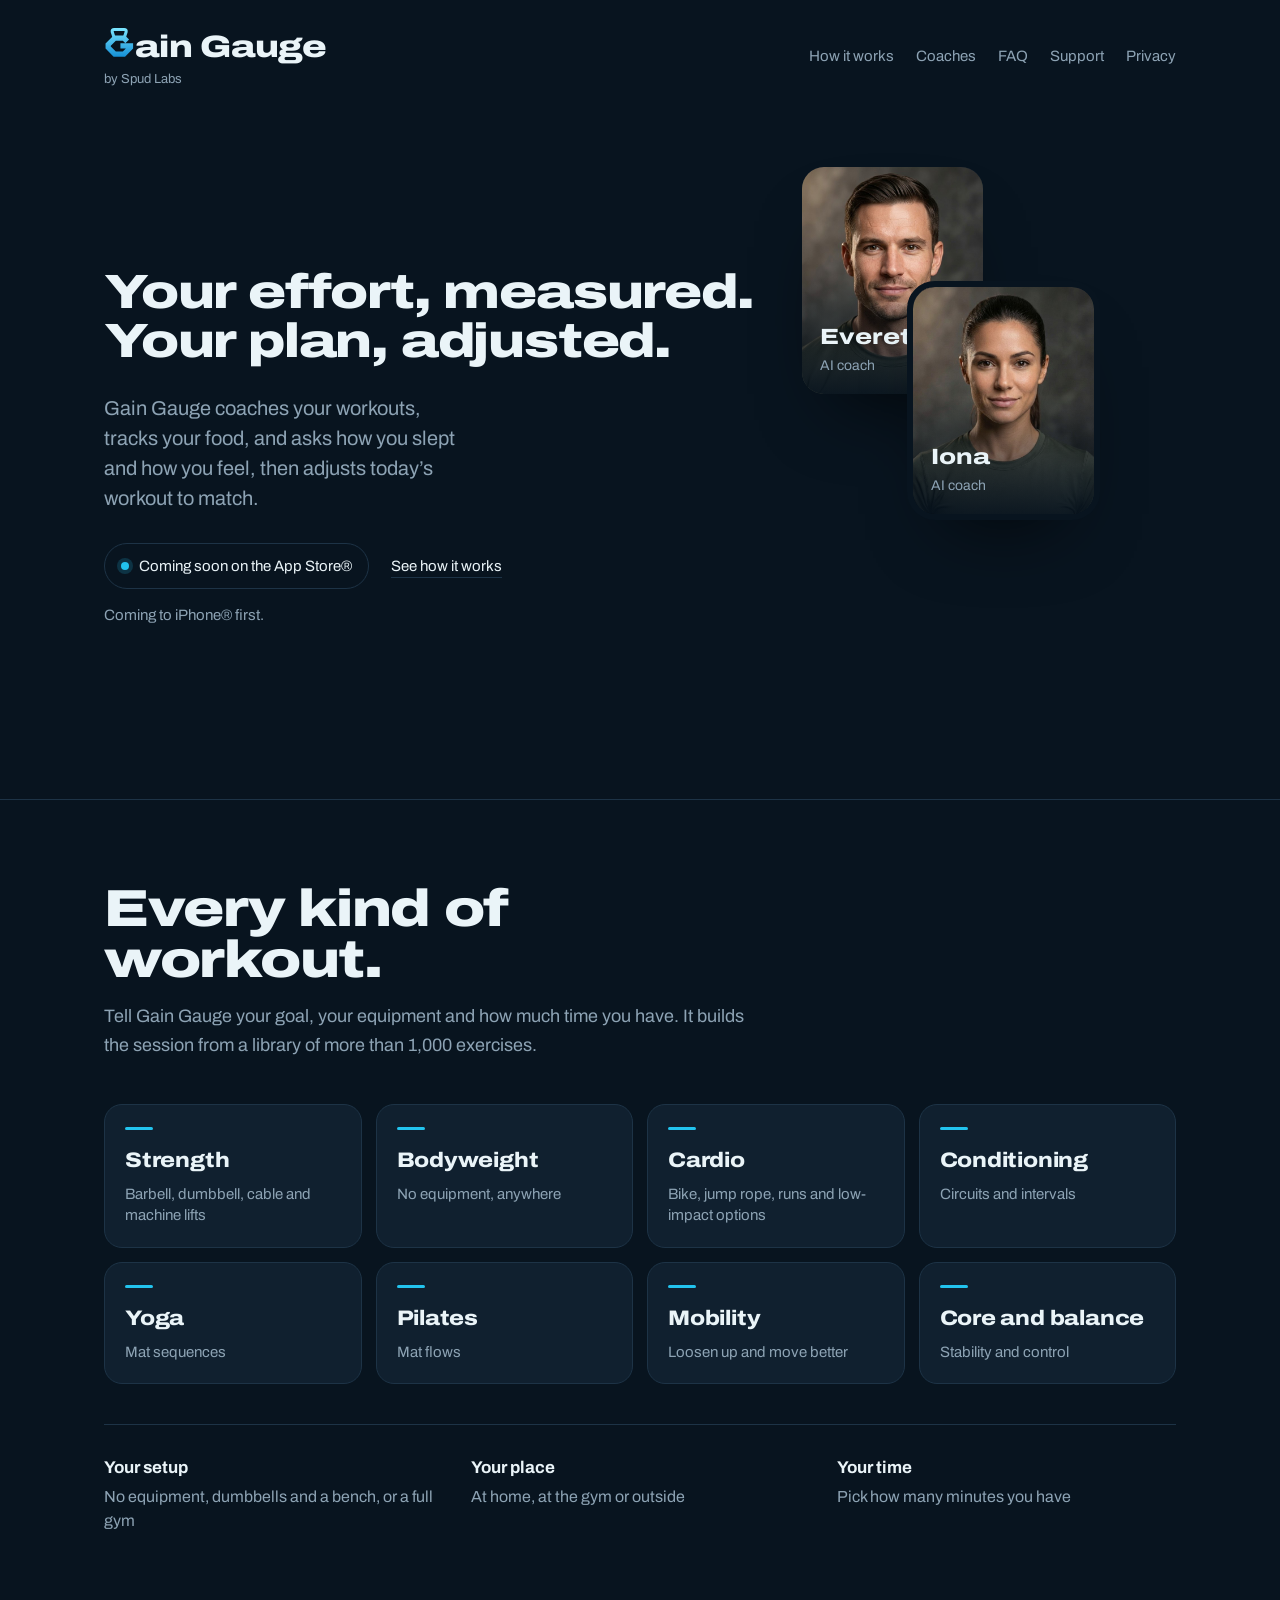
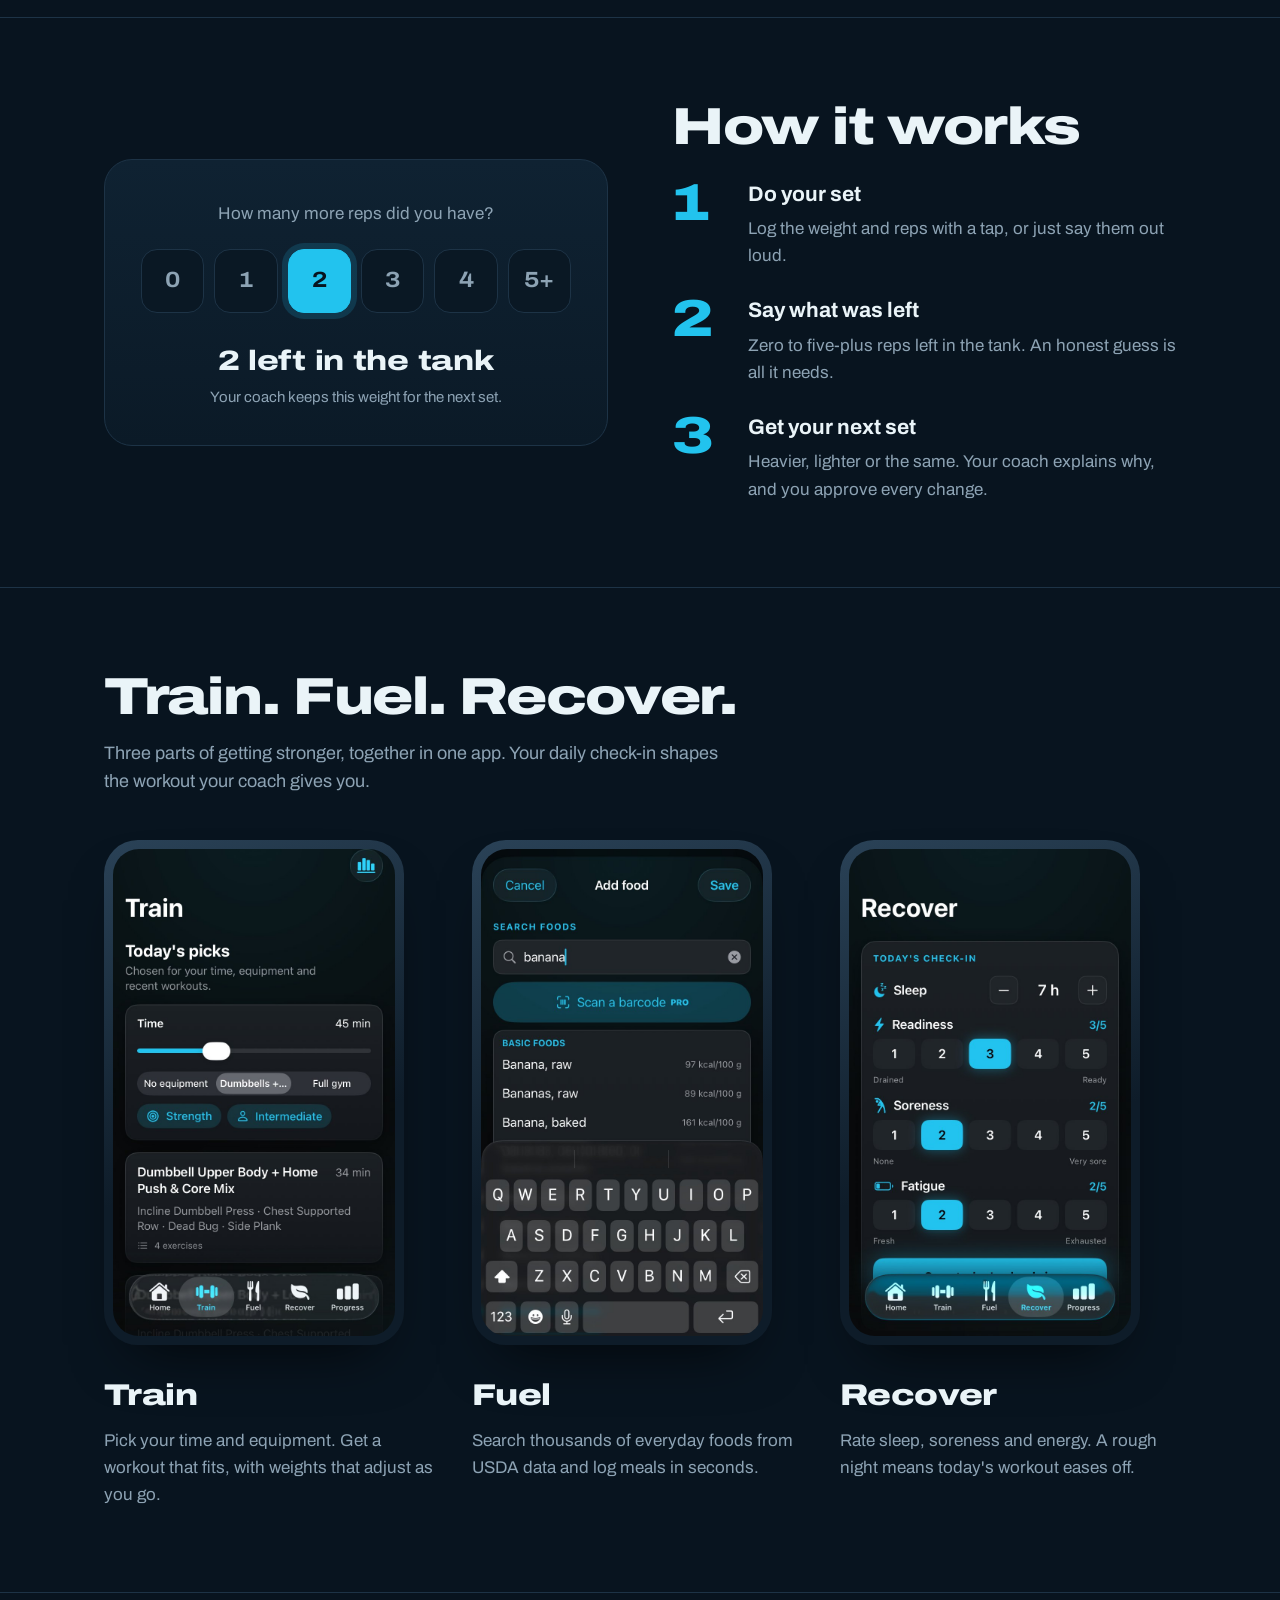
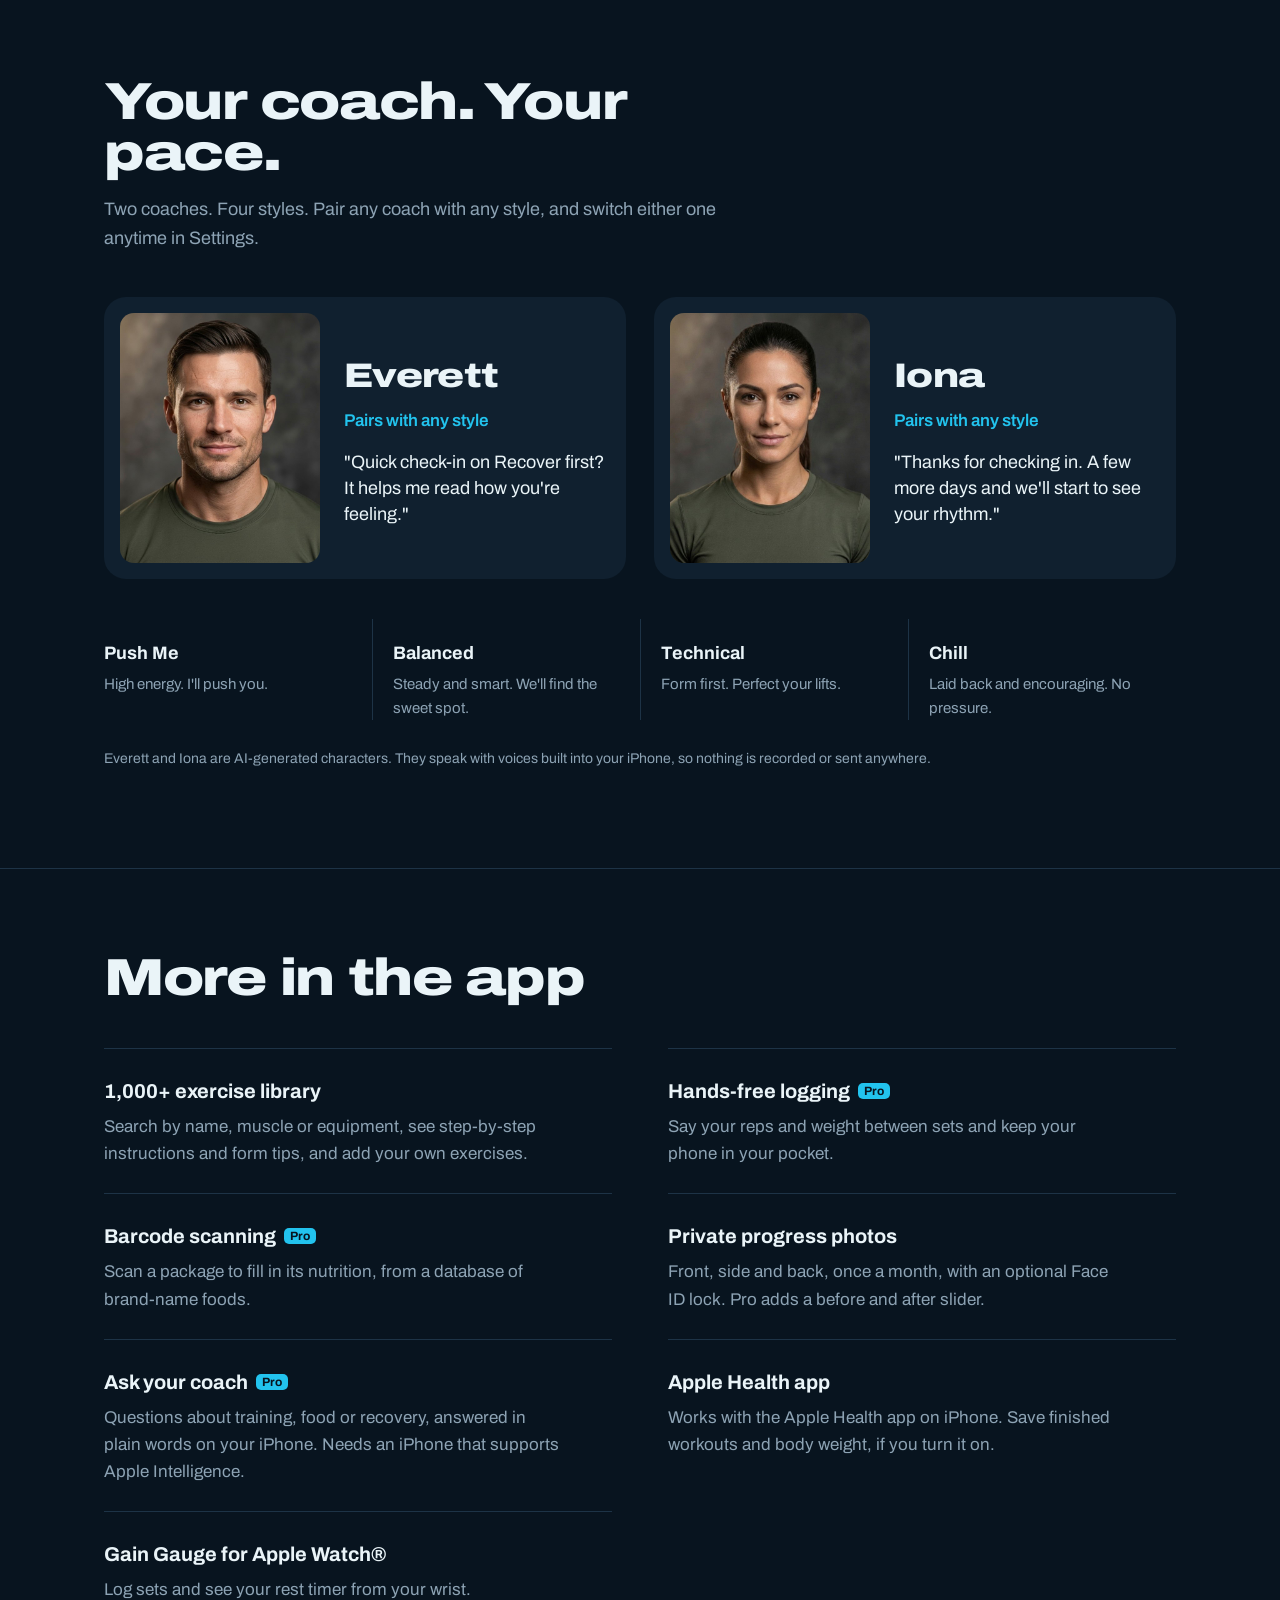
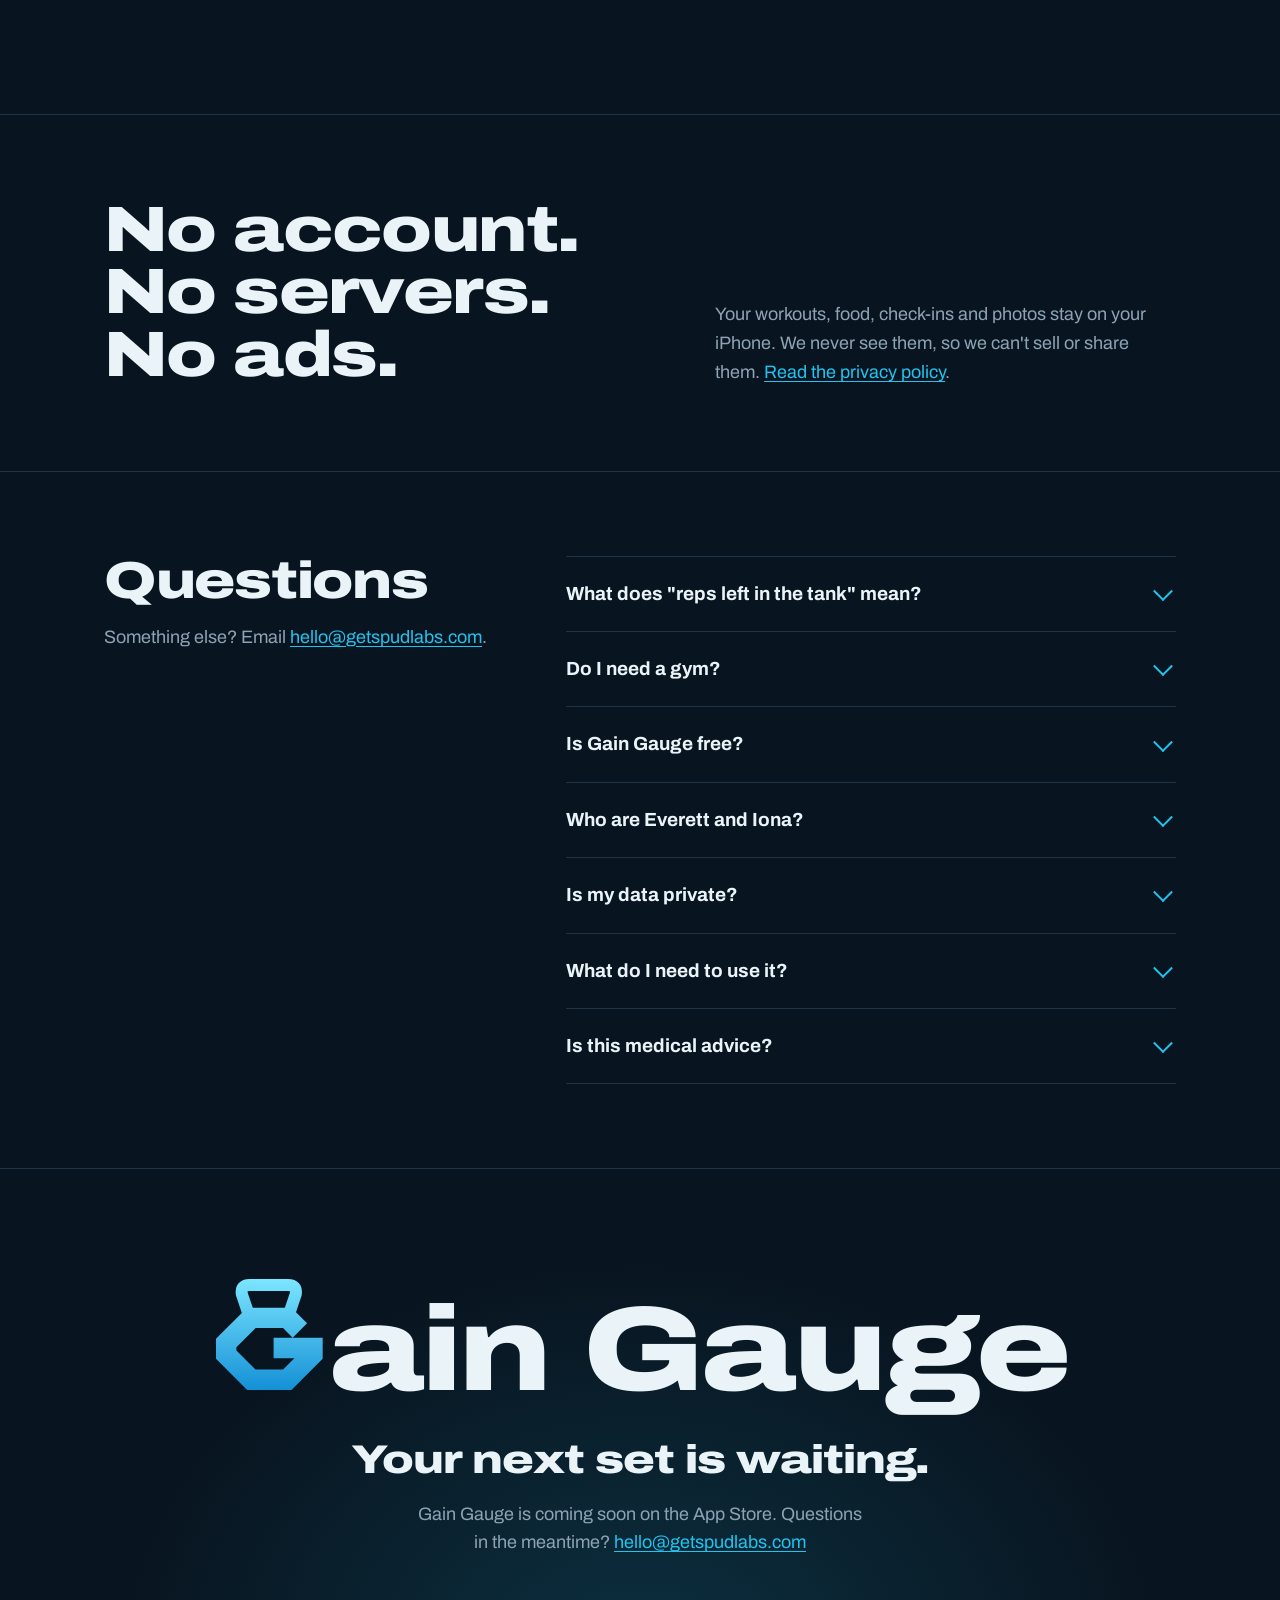
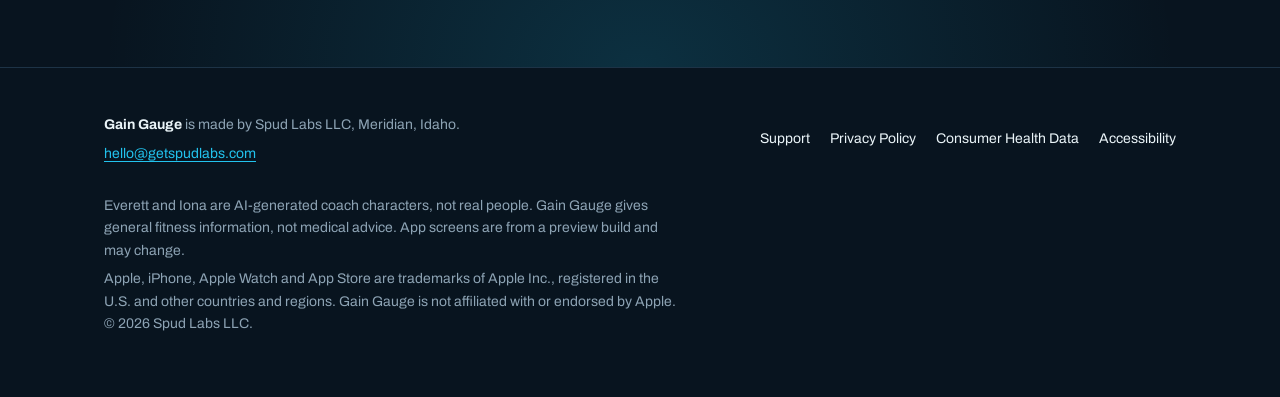
<file: index.html>
<!doctype html>
<html lang="en"><head><meta charset="utf-8"><meta name="viewport" content="width=device-width,initial-scale=1">
<title>Gain Gauge, a workout coach app</title>
<meta name="description" content="Gain Gauge is a workout coach app. It coaches your workouts, tracks your food, and asks how you slept and how you feel, then adjusts today's workout to match. Made by Spud Labs LLC.">
<meta name="theme-color" content="#08141F">
<link rel="preload" href="fonts/archivo.woff2" as="font" type="font/woff2" crossorigin>
<link rel="icon" href="favicon.svg" type="image/svg+xml"><link rel="stylesheet" href="style.css?v=20261121a"></head>
<body>
<div class="wrap"><div class="top">
  <a class="brand brand-wm" href="index.html" aria-label="Gain Gauge home"><span class="wordmark-sm"><span class="wm-g" aria-hidden="true"><svg viewBox="0 7.5 101.2 92.5"><defs><linearGradient id="ggh" gradientUnits="userSpaceOnUse" x1="0" y1="7.5" x2="0" y2="100"><stop offset="0" stop-color="#7BE6FF"/><stop offset="1" stop-color="#1590D6"/></linearGradient></defs><path d="M33 39.4 L26.5 20 Q25.5 12.5 33 12.5 H65 Q72.5 12.5 71.5 20 L65 39.4" fill="none" stroke="url(#ggh)" stroke-width="10" stroke-linejoin="round"/><path d="M74.9 50.4 L64.4 39.9 L34.5 39.9 L13.5 60.9 L13.5 70.5 L34.5 91.5 L64.4 91.5 L85.4 70.5 L85.4 65 L53 65" fill="none" stroke="url(#ggh)" stroke-width="17" stroke-miterlimit="6"/></svg></span><span aria-hidden="true">ain Gauge</span></span><small>by Spud Labs</small></a>
  <nav aria-label="Site"><a href="#how">How it works</a><a href="#coaches">Coaches</a><a href="#faq">FAQ</a><a href="support.html">Support</a><a href="privacy.html">Privacy</a></nav>
</div></div>
<main>
<div class="wrap">
  <div class="hero hero-coaches">
    <div>
      <h1 class="display hero-h1"><span>Your effort, measured.</span> <span>Your plan, adjusted.</span></h1>
      <p class="lede">Gain Gauge coaches your workouts, tracks your food, and asks how you slept and how you feel, then adjusts today&rsquo;s workout to match.</p>
      <div class="cta-row">
        <span class="status">Coming soon on the App Store&reg;</span>
        <a class="textlink" href="#how">See how it works</a>
      </div>
      <p class="first">Coming to iPhone&reg; first.</p>
    </div>
    <div class="duo" aria-label="Coaches Everett and Iona">
      <figure class="portrait p1"><img src="img/coach-everett.jpg" alt="Coach Everett, an AI-generated character" width="640" height="800"><figcaption><b>Everett</b>AI coach</figcaption></figure>
      <figure class="portrait p2"><img src="img/coach-iona.jpg" alt="Coach Iona, an AI-generated character" width="640" height="800"><figcaption><b>Iona</b>AI coach</figcaption></figure>
    </div>
  </div>
</div>

<section id="workouts"><div class="wrap">
  <div class="section-head"><h2 class="display">Every kind of workout.</h2><p>Tell Gain Gauge your goal, your equipment and how much time you have. It builds the session from a library of more than 1,000 exercises.</p></div>
  <ul class="kinds">
    <li><b>Strength</b><span>Barbell, dumbbell, cable and machine lifts</span></li>
    <li><b>Bodyweight</b><span>No equipment, anywhere</span></li>
    <li><b>Cardio</b><span>Bike, jump rope, runs and low-impact options</span></li>
    <li><b>Conditioning</b><span>Circuits and intervals</span></li>
    <li><b>Yoga</b><span>Mat sequences</span></li>
    <li><b>Pilates</b><span>Mat flows</span></li>
    <li><b>Mobility</b><span>Loosen up and move better</span></li>
    <li><b>Core and balance</b><span>Stability and control</span></li>
  </ul>
  <div class="setups">
    <p><b>Your setup</b>No equipment, dumbbells and a bench, or a full gym</p>
    <p><b>Your place</b>At home, at the gym or outside</p>
    <p><b>Your time</b>Pick how many minutes you have</p>
  </div>
</div></section>

<section id="how"><div class="wrap how-grid">
  <div class="picker" role="img" aria-label="Reps left picker with 2 selected">
    <p class="picker-q">How many more reps did you have?</p>
    <div class="chips" aria-hidden="true"><span>0</span><span>1</span><span class="on">2</span><span>3</span><span>4</span><span>5+</span></div>
    <div class="caption"><b>2 left in the tank</b><span>Your coach keeps this weight for the next set.</span></div>
  </div>
  <div>
    <div class="section-head"><h2 class="display">How it works</h2></div>
    <ol class="steps steps-stack">
      <li><h3>Do your set</h3><p>Log the weight and reps with a tap, or just say them out loud.</p></li>
      <li><h3>Say what was left</h3><p>Zero to five-plus reps left in the tank. An honest guess is all it needs.</p></li>
      <li><h3>Get your next set</h3><p>Heavier, lighter or the same. Your coach explains why, and you approve every change.</p></li>
    </ol>
  </div>
</div></section>

<section><div class="wrap">
  <div class="section-head"><h2 class="display">Train. Fuel. Recover.</h2><p>Three parts of getting stronger, together in one app. Your daily check-in shapes the workout your coach gives you.</p></div>
  <div class="trio">
    <article><div class="phone"><img src="img/app-train.jpg" alt="Train screen with today's workout picks, time slider and equipment choices" loading="lazy" width="750" height="1294"></div>
      <h3>Train</h3><p>Pick your time and equipment. Get a workout that fits, with weights that adjust as you go.</p></article>
    <article><div class="phone"><img src="img/app-fuel.jpg" alt="Add food screen searching for banana with matching foods" loading="lazy" width="750" height="1294"></div>
      <h3>Fuel</h3><p>Search thousands of everyday foods from USDA data and log meals in seconds.</p></article>
    <article><div class="phone"><img src="img/app-recover.jpg" alt="Recover check-in with sleep hours and readiness, soreness and fatigue ratings" loading="lazy" width="750" height="1294"></div>
      <h3>Recover</h3><p>Rate sleep, soreness and energy. A rough night means today's workout eases off.</p></article>
  </div>
</div></section>

<section id="coaches"><div class="wrap">
  <div class="section-head"><h2 class="display">Your coach. Your pace.</h2><p>Two coaches. Four styles. Pair any coach with any style, and switch either one anytime in Settings.</p></div>
  <div class="coach-cards">
    <article class="coach"><img src="img/coach-everett.jpg" alt="" width="640" height="800" loading="lazy">
      <div><h3>Everett</h3><p class="tag">Pairs with any style</p><blockquote>"Quick check-in on Recover first? It helps me read how you're feeling."</blockquote></div></article>
    <article class="coach"><img src="img/coach-iona.jpg" alt="" width="640" height="800" loading="lazy">
      <div><h3>Iona</h3><p class="tag">Pairs with any style</p><blockquote>"Thanks for checking in. A few more days and we'll start to see your rhythm."</blockquote></div></article>
  </div>
  <dl class="styles">
    <div><dt>Push Me</dt><dd>High energy. I'll push you.</dd></div>
    <div><dt>Balanced</dt><dd>Steady and smart. We'll find the sweet spot.</dd></div>
    <div><dt>Technical</dt><dd>Form first. Perfect your lifts.</dd></div>
    <div><dt>Chill</dt><dd>Laid back and encouraging. No pressure.</dd></div>
  </dl>
  <p class="note">Everett and Iona are AI-generated characters. They speak with voices built into your iPhone, so nothing is recorded or sent anywhere.</p>
</div></section>

<section><div class="wrap">
  <div class="section-head"><h2 class="display">More in the app</h2></div>
  <dl class="features">
      <div><dt>1,000+ exercise library</dt><dd>Search by name, muscle or equipment, see step-by-step instructions and form tips, and add your own exercises.</dd></div>
    <div><dt>Hands-free logging<span class="pro">Pro</span></dt><dd>Say your reps and weight between sets and keep your phone in your pocket.</dd></div>
    <div><dt>Barcode scanning<span class="pro">Pro</span></dt><dd>Scan a package to fill in its nutrition, from a database of brand-name foods.</dd></div>
    <div><dt>Private progress photos</dt><dd>Front, side and back, once a month, with an optional Face ID lock. Pro adds a before and after slider.</dd></div>
    <div><dt>Ask your coach<span class="pro">Pro</span></dt><dd>Questions about training, food or recovery, answered in plain words on your iPhone. Needs an iPhone that supports Apple Intelligence.</dd></div>
    <div><dt>Apple Health app</dt><dd>Works with the Apple Health app on iPhone. Save finished workouts and body weight, if you turn it on.</dd></div>
    <div><dt>Gain Gauge for Apple Watch&reg;</dt><dd>Log sets and see your rest timer from your wrist.</dd></div>
  </dl>
</div></section>

<section><div class="wrap privacy-block">
  <h2 class="display">No account. No servers. No ads.</h2>
  <p>Your workouts, food, check-ins and photos stay on your iPhone. We never see them, so we can't sell or share them. <a href="privacy.html">Read the privacy policy</a>.</p>
</div></section>

<section id="faq"><div class="wrap faq-grid">
  <div class="section-head"><h2 class="display">Questions</h2><p>Something else? Email <a href="mailto:hello@getspudlabs.com">hello@getspudlabs.com</a>.</p></div>
  <div class="faq">
    <details><summary>What does "reps left in the tank" mean?</summary><p>How many more reps you could have done with good form before you had to stop. Two left means the set was hard but you had a little more. Your coach uses that number to pick your next weight.</p></details>
    <details><summary>Do I need a gym?</summary><p>No. There are plans for a full gym, a few dumbbells at home, or just your bodyweight.</p></details>
    <details><summary>Is Gain Gauge free?</summary><p>Yes, to start. Workouts, your coach, food search, recovery check-ins and the progress photo gallery are free. Gain Gauge Pro adds hands-free voice logging, barcode scanning, smart coach chat, long-term progress and progress photo tools. Prices will be shown in the App Store at launch.</p></details>
    <details><summary>Who are Everett and Iona?</summary><p>They're AI-generated coach characters, not real people. Their voices come from your iPhone, so nothing is recorded or sent anywhere.</p></details>
    <details><summary>Is my data private?</summary><p>Yes. There's no account and no server. Your workouts, food, check-ins and photos stay on your iPhone, and we never see them. <a href="privacy.html">Read the privacy policy</a>.</p></details>
    <details><summary>What do I need to use it?</summary><p>An iPhone with iOS 17 or later. Apple Watch is optional. Smart coach chat needs an iPhone that supports Apple Intelligence.</p></details>
    <details><summary>Is this medical advice?</summary><p>No. Gain Gauge gives general fitness information. Check with your doctor before starting a new program, and stop if you feel pain, dizziness or chest discomfort.</p></details>
  </div>
</div></section>


<section class="closing"><div class="wrap">
  <p class="wordmark" role="img" aria-label="Gain Gauge"><span class="wm-g" aria-hidden="true"><svg viewBox="0 7.5 101.2 92.5"><defs><linearGradient id="gga" gradientUnits="userSpaceOnUse" x1="0" y1="7.5" x2="0" y2="100"><stop offset="0" stop-color="#7BE6FF"/><stop offset="1" stop-color="#1590D6"/></linearGradient></defs><path d="M33 39.4 L26.5 20 Q25.5 12.5 33 12.5 H65 Q72.5 12.5 71.5 20 L65 39.4" fill="none" stroke="url(#gga)" stroke-width="10" stroke-linejoin="round"/><path d="M74.9 50.4 L64.4 39.9 L34.5 39.9 L13.5 60.9 L13.5 70.5 L34.5 91.5 L64.4 91.5 L85.4 70.5 L85.4 65 L53 65" fill="none" stroke="url(#gga)" stroke-width="17" stroke-miterlimit="6"/></svg></span><span aria-hidden="true">ain Gauge</span></p>
  <h2 class="display closing-line">Your next set is waiting.</h2>
  <p>Gain Gauge is coming soon on the App Store. Questions in the meantime? <a href="mailto:hello@getspudlabs.com">hello@getspudlabs.com</a></p>
</div></section>
</main>
<footer><div class="wrap">
  <div class="row">
    <div>
      <p><strong style="color:var(--frost)">Gain Gauge</strong> is made by Spud Labs LLC, Meridian, Idaho.</p>
      <p><a href="mailto:hello@getspudlabs.com">hello@getspudlabs.com</a></p>
    </div>
    <nav aria-label="Footer"><a href="support.html">Support</a><a href="privacy.html">Privacy Policy</a><a href="privacy.html#health-data">Consumer Health Data</a><a href="accessibility.html">Accessibility</a></nav>
  </div>
  <p style="margin-top:24px">Everett and Iona are AI-generated coach characters, not real people. Gain Gauge gives general fitness information, not medical advice. App screens are from a preview build and may change.</p>
  <p>Apple, iPhone, Apple Watch and App Store are trademarks of Apple Inc., registered in the U.S. and other countries and regions. Gain Gauge is not affiliated with or endorsed by Apple. &copy; 2026 Spud Labs LLC.</p>
</div></footer>
</body></html>
</file>
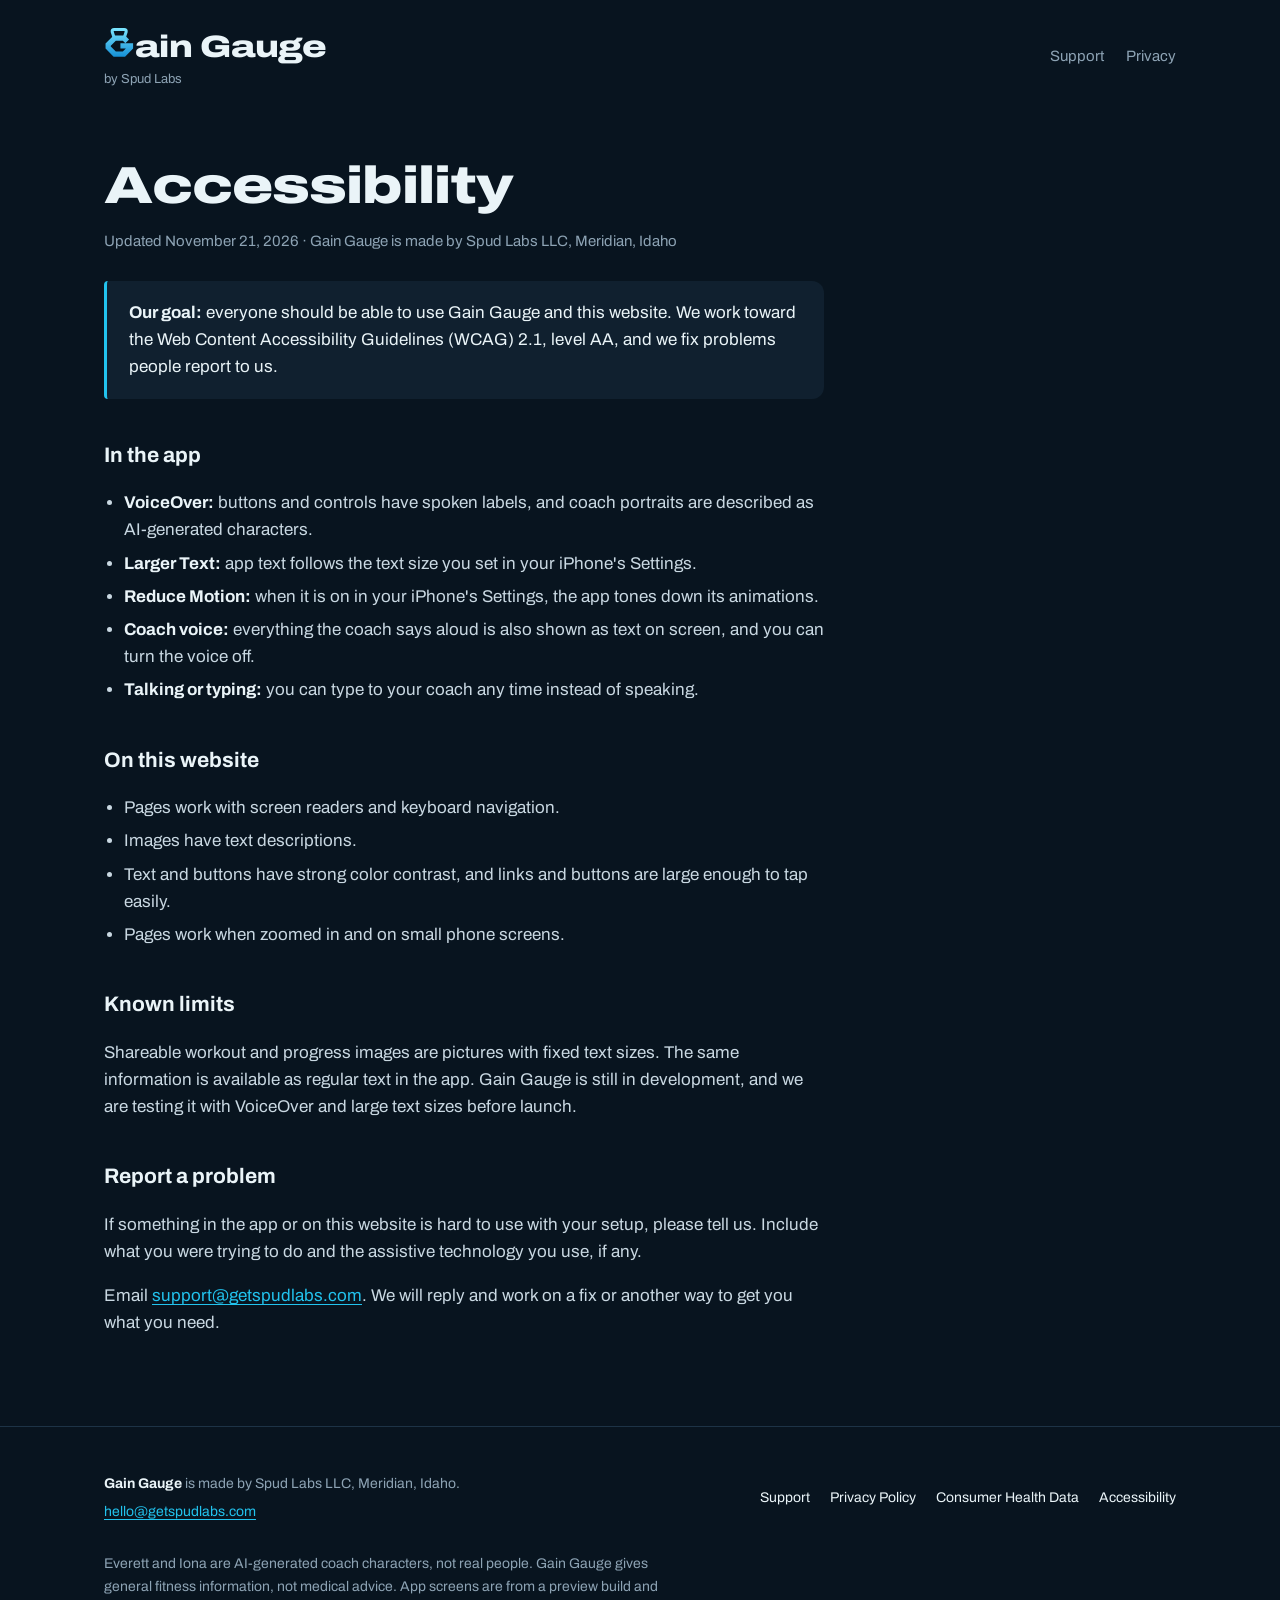
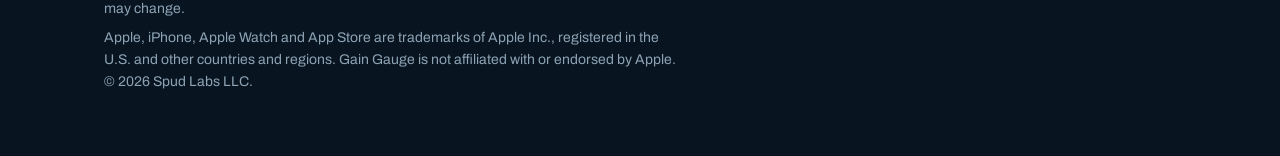
<file: accessibility.html>
<!doctype html>
<html lang="en"><head><meta charset="utf-8"><meta name="viewport" content="width=device-width,initial-scale=1">
<title>Gain Gauge Accessibility</title><meta name="description" content="How Gain Gauge supports accessibility and how to report a problem."><meta name="theme-color" content="#08141F"><link rel="icon" href="favicon.svg" type="image/svg+xml"><link rel="stylesheet" href="style.css?v=20261121a"></head>
<body>
<div class="wrap"><div class="top">
  <a class="brand brand-wm" href="index.html" aria-label="Gain Gauge home"><span class="wordmark-sm"><span class="wm-g" aria-hidden="true"><svg viewBox="0 7.5 101.2 92.5"><defs><linearGradient id="ggh" gradientUnits="userSpaceOnUse" x1="0" y1="7.5" x2="0" y2="100"><stop offset="0" stop-color="#7BE6FF"/><stop offset="1" stop-color="#1590D6"/></linearGradient></defs><path d="M33 39.4 L26.5 20 Q25.5 12.5 33 12.5 H65 Q72.5 12.5 71.5 20 L65 39.4" fill="none" stroke="url(#ggh)" stroke-width="10" stroke-linejoin="round"/><path d="M74.9 50.4 L64.4 39.9 L34.5 39.9 L13.5 60.9 L13.5 70.5 L34.5 91.5 L64.4 91.5 L85.4 70.5 L85.4 65 L53 65" fill="none" stroke="url(#ggh)" stroke-width="17" stroke-miterlimit="6"/></svg></span><span aria-hidden="true">ain Gauge</span></span><small>by Spud Labs</small></a>
  <nav aria-label="Site"><a href="support.html">Support</a><a href="privacy.html">Privacy</a></nav>
</div></div>
<main class="wrap"><div class="doc">
<h1>Accessibility</h1>
<p class="muted">Updated November 21, 2026 · Gain Gauge is made by Spud Labs LLC, Meridian, Idaho</p>

<div class="card"><strong>Our goal:</strong> everyone should be able to use Gain Gauge and this website.
We work toward the Web Content Accessibility Guidelines (WCAG) 2.1, level AA, and we fix problems people report to us.</div>

<h2>In the app</h2>
<ul>
<li><strong>VoiceOver:</strong> buttons and controls have spoken labels, and coach portraits are described as AI-generated characters.</li>
<li><strong>Larger Text:</strong> app text follows the text size you set in your iPhone's Settings.</li>
<li><strong>Reduce Motion:</strong> when it is on in your iPhone's Settings, the app tones down its animations.</li>
<li><strong>Coach voice:</strong> everything the coach says aloud is also shown as text on screen, and you can turn the voice off.</li>
<li><strong>Talking or typing:</strong> you can type to your coach any time instead of speaking.</li>
</ul>

<h2>On this website</h2>
<ul>
<li>Pages work with screen readers and keyboard navigation.</li>
<li>Images have text descriptions.</li>
<li>Text and buttons have strong color contrast, and links and buttons are large enough to tap easily.</li>
<li>Pages work when zoomed in and on small phone screens.</li>
</ul>

<h2>Known limits</h2>
<p>Shareable workout and progress images are pictures with fixed text sizes. The same information is available as regular text in the app.
Gain Gauge is still in development, and we are testing it with VoiceOver and large text sizes before launch.</p>

<h2>Report a problem</h2>
<p>If something in the app or on this website is hard to use with your setup, please tell us. Include what you were trying to do and the assistive technology you use, if any.</p>
<p>Email <a href="mailto:support@getspudlabs.com">support@getspudlabs.com</a>. We will reply and work on a fix or another way to get you what you need.</p>

</div></main>
<footer><div class="wrap">
  <div class="row">
    <div>
      <p><strong style="color:var(--frost)">Gain Gauge</strong> is made by Spud Labs LLC, Meridian, Idaho.</p>
      <p><a href="mailto:hello@getspudlabs.com">hello@getspudlabs.com</a></p>
    </div>
    <nav aria-label="Footer"><a href="support.html">Support</a><a href="privacy.html">Privacy Policy</a><a href="privacy.html#health-data">Consumer Health Data</a><a href="accessibility.html">Accessibility</a></nav>
  </div>
  <p style="margin-top:24px">Everett and Iona are AI-generated coach characters, not real people. Gain Gauge gives general fitness information, not medical advice. App screens are from a preview build and may change.</p>
  <p>Apple, iPhone, Apple Watch and App Store are trademarks of Apple Inc., registered in the U.S. and other countries and regions. Gain Gauge is not affiliated with or endorsed by Apple. &copy; 2026 Spud Labs LLC.</p>
</div></footer>
</body></html>
</file>
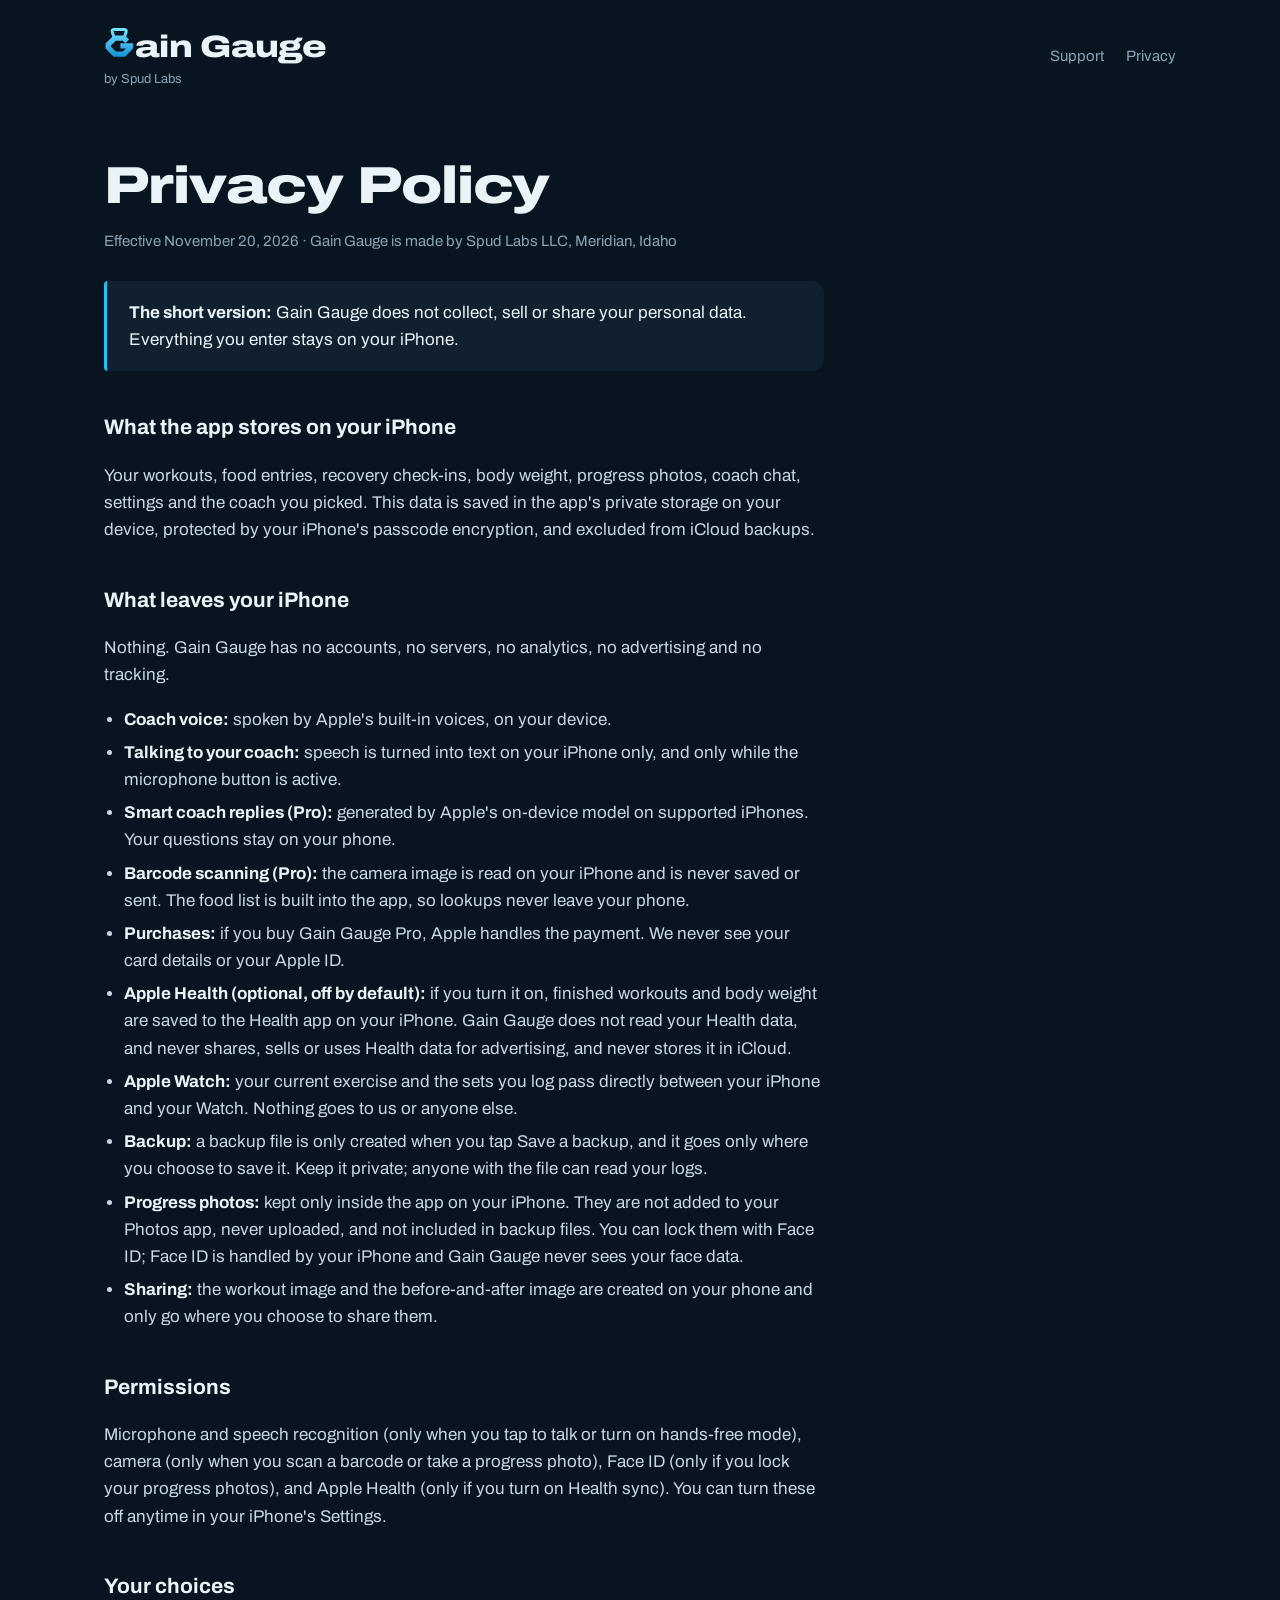
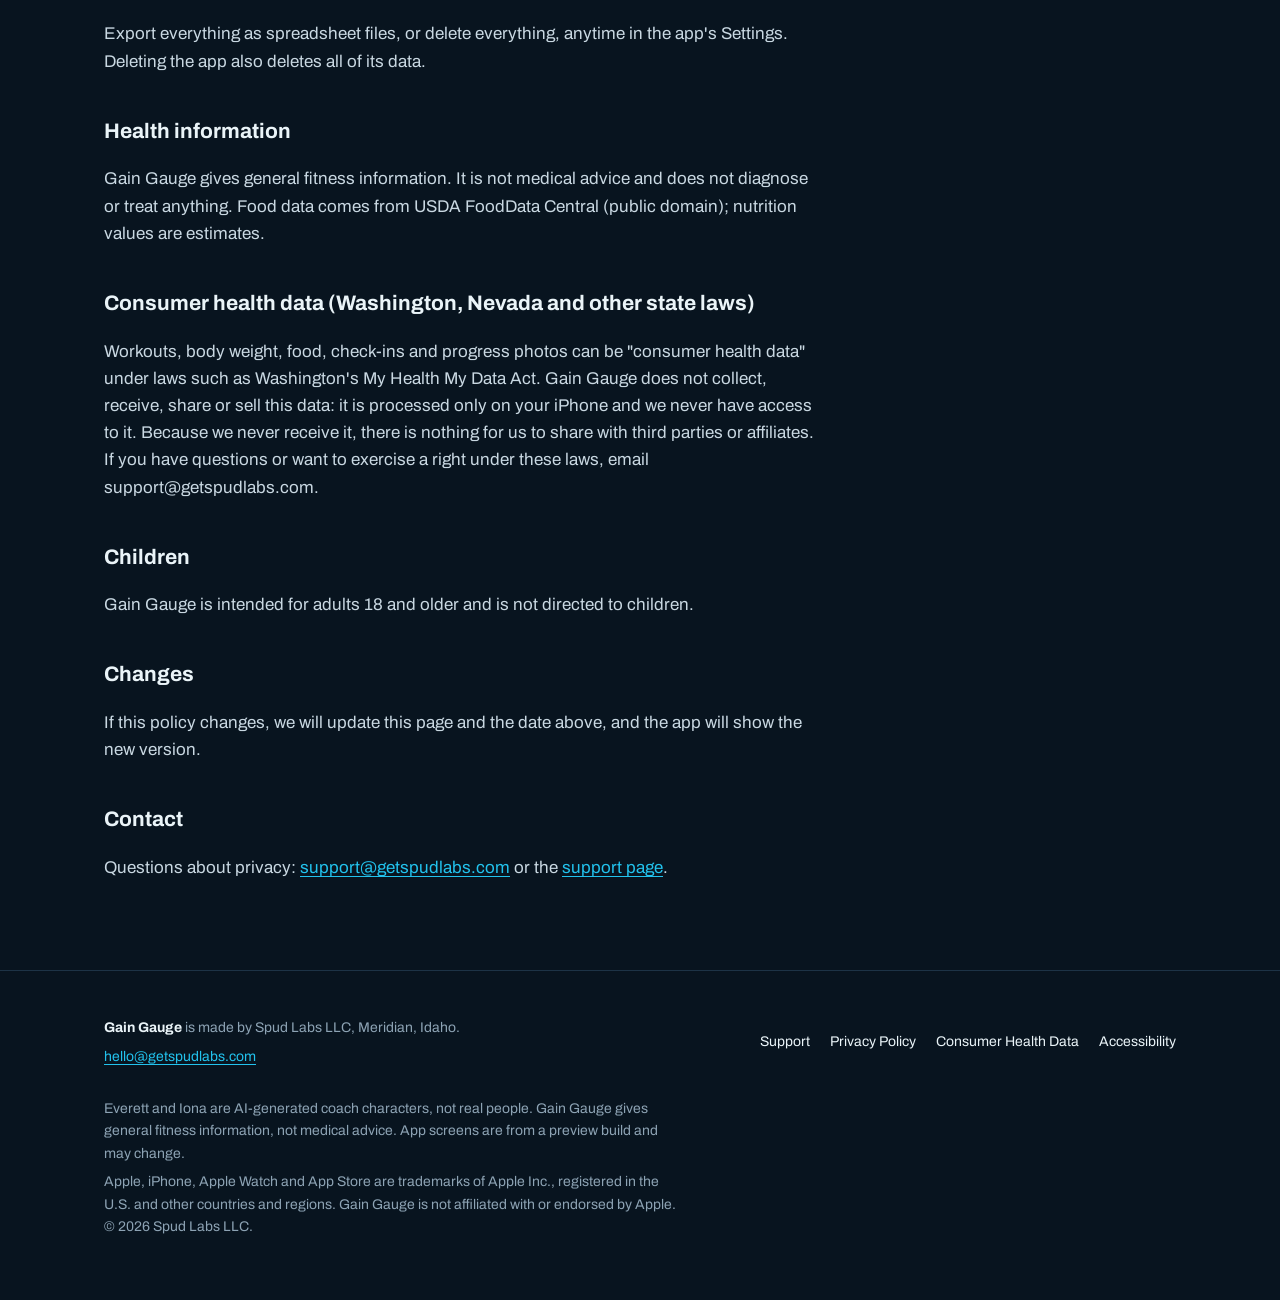
<file: privacy.html>
<!doctype html>
<html lang="en"><head><meta charset="utf-8"><meta name="viewport" content="width=device-width,initial-scale=1">
<title>Gain Gauge Privacy Policy</title><meta name="theme-color" content="#08141F"><link rel="icon" href="favicon.svg" type="image/svg+xml"><link rel="stylesheet" href="style.css?v=20261121a"></head>
<body>
<div class="wrap"><div class="top">
  <a class="brand brand-wm" href="index.html" aria-label="Gain Gauge home"><span class="wordmark-sm"><span class="wm-g" aria-hidden="true"><svg viewBox="0 7.5 101.2 92.5"><defs><linearGradient id="ggh" gradientUnits="userSpaceOnUse" x1="0" y1="7.5" x2="0" y2="100"><stop offset="0" stop-color="#7BE6FF"/><stop offset="1" stop-color="#1590D6"/></linearGradient></defs><path d="M33 39.4 L26.5 20 Q25.5 12.5 33 12.5 H65 Q72.5 12.5 71.5 20 L65 39.4" fill="none" stroke="url(#ggh)" stroke-width="10" stroke-linejoin="round"/><path d="M74.9 50.4 L64.4 39.9 L34.5 39.9 L13.5 60.9 L13.5 70.5 L34.5 91.5 L64.4 91.5 L85.4 70.5 L85.4 65 L53 65" fill="none" stroke="url(#ggh)" stroke-width="17" stroke-miterlimit="6"/></svg></span><span aria-hidden="true">ain Gauge</span></span><small>by Spud Labs</small></a>
  <nav aria-label="Site"><a href="support.html">Support</a><a href="privacy.html">Privacy</a></nav>
</div></div>
<main class="wrap"><div class="doc">
<h1>Privacy Policy</h1>
<p class="muted">Effective November 20, 2026 · Gain Gauge is made by Spud Labs LLC, Meridian, Idaho</p>

<div class="card"><strong>The short version:</strong> Gain Gauge does not collect, sell or share your personal data.
Everything you enter stays on your iPhone.</div>

<h2>What the app stores on your iPhone</h2>
<p>Your workouts, food entries, recovery check-ins, body weight, progress photos, coach chat, settings and the coach you picked.
This data is saved in the app's private storage on your device, protected by your iPhone's passcode encryption,
and excluded from iCloud backups.</p>

<h2>What leaves your iPhone</h2>
<p>Nothing. Gain Gauge has no accounts, no servers, no analytics, no advertising and no tracking.</p>
<ul>
<li><strong>Coach voice:</strong> spoken by Apple's built-in voices, on your device.</li>
<li><strong>Talking to your coach:</strong> speech is turned into text on your iPhone only, and only while the microphone button is active.</li>
<li><strong>Smart coach replies (Pro):</strong> generated by Apple's on-device model on supported iPhones. Your questions stay on your phone.</li>
<li><strong>Barcode scanning (Pro):</strong> the camera image is read on your iPhone and is never saved or sent. The food list is built into the app, so lookups never leave your phone.</li>
<li><strong>Purchases:</strong> if you buy Gain Gauge Pro, Apple handles the payment. We never see your card details or your Apple ID.</li>
<li><strong>Apple Health (optional, off by default):</strong> if you turn it on, finished workouts and body weight are saved to the Health app on your iPhone. Gain Gauge does not read your Health data, and never shares, sells or uses Health data for advertising, and never stores it in iCloud.</li>
<li><strong>Apple Watch:</strong> your current exercise and the sets you log pass directly between your iPhone and your Watch. Nothing goes to us or anyone else.</li>
<li><strong>Backup:</strong> a backup file is only created when you tap Save a backup, and it goes only where you choose to save it. Keep it private; anyone with the file can read your logs.</li>
<li><strong>Progress photos:</strong> kept only inside the app on your iPhone. They are not added to your Photos app, never uploaded, and not included in backup files. You can lock them with Face ID; Face ID is handled by your iPhone and Gain Gauge never sees your face data.</li>
<li><strong>Sharing:</strong> the workout image and the before-and-after image are created on your phone and only go where you choose to share them.</li>
</ul>

<h2>Permissions</h2>
<p>Microphone and speech recognition (only when you tap to talk or turn on hands-free mode), camera (only when you scan a barcode or take a progress photo), Face ID (only if you lock your progress photos), and Apple Health (only if you turn on Health sync).
You can turn these off anytime in your iPhone's Settings.</p>

<h2>Your choices</h2>
<p>Export everything as spreadsheet files, or delete everything, anytime in the app's Settings.
Deleting the app also deletes all of its data.</p>

<h2>Health information</h2>
<p>Gain Gauge gives general fitness information. It is not medical advice and does not diagnose or treat anything.
Food data comes from USDA FoodData Central (public domain); nutrition values are estimates.</p>

<h2 id="health-data">Consumer health data (Washington, Nevada and other state laws)</h2>
<p>Workouts, body weight, food, check-ins and progress photos can be "consumer health data" under laws such as Washington's My Health My Data Act. Gain Gauge does not collect, receive, share or sell this data: it is processed only on your iPhone and we never have access to it. Because we never receive it, there is nothing for us to share with third parties or affiliates. If you have questions or want to exercise a right under these laws, email support@getspudlabs.com.</p>
<h2>Children</h2>
<p>Gain Gauge is intended for adults 18 and older and is not directed to children.</p>

<h2>Changes</h2>
<p>If this policy changes, we will update this page and the date above, and the app will show the new version.</p>

<h2>Contact</h2>
<p>Questions about privacy: <a href="mailto:support@getspudlabs.com">support@getspudlabs.com</a> or the <a href="support.html">support page</a>.</p>

</div></main>
<footer><div class="wrap">
  <div class="row">
    <div>
      <p><strong style="color:var(--frost)">Gain Gauge</strong> is made by Spud Labs LLC, Meridian, Idaho.</p>
      <p><a href="mailto:hello@getspudlabs.com">hello@getspudlabs.com</a></p>
    </div>
    <nav aria-label="Footer"><a href="support.html">Support</a><a href="privacy.html">Privacy Policy</a><a href="privacy.html#health-data">Consumer Health Data</a><a href="accessibility.html">Accessibility</a></nav>
  </div>
  <p style="margin-top:24px">Everett and Iona are AI-generated coach characters, not real people. Gain Gauge gives general fitness information, not medical advice. App screens are from a preview build and may change.</p>
  <p>Apple, iPhone, Apple Watch and App Store are trademarks of Apple Inc., registered in the U.S. and other countries and regions. Gain Gauge is not affiliated with or endorsed by Apple. &copy; 2026 Spud Labs LLC.</p>
</div></footer>
</body></html>
</file>
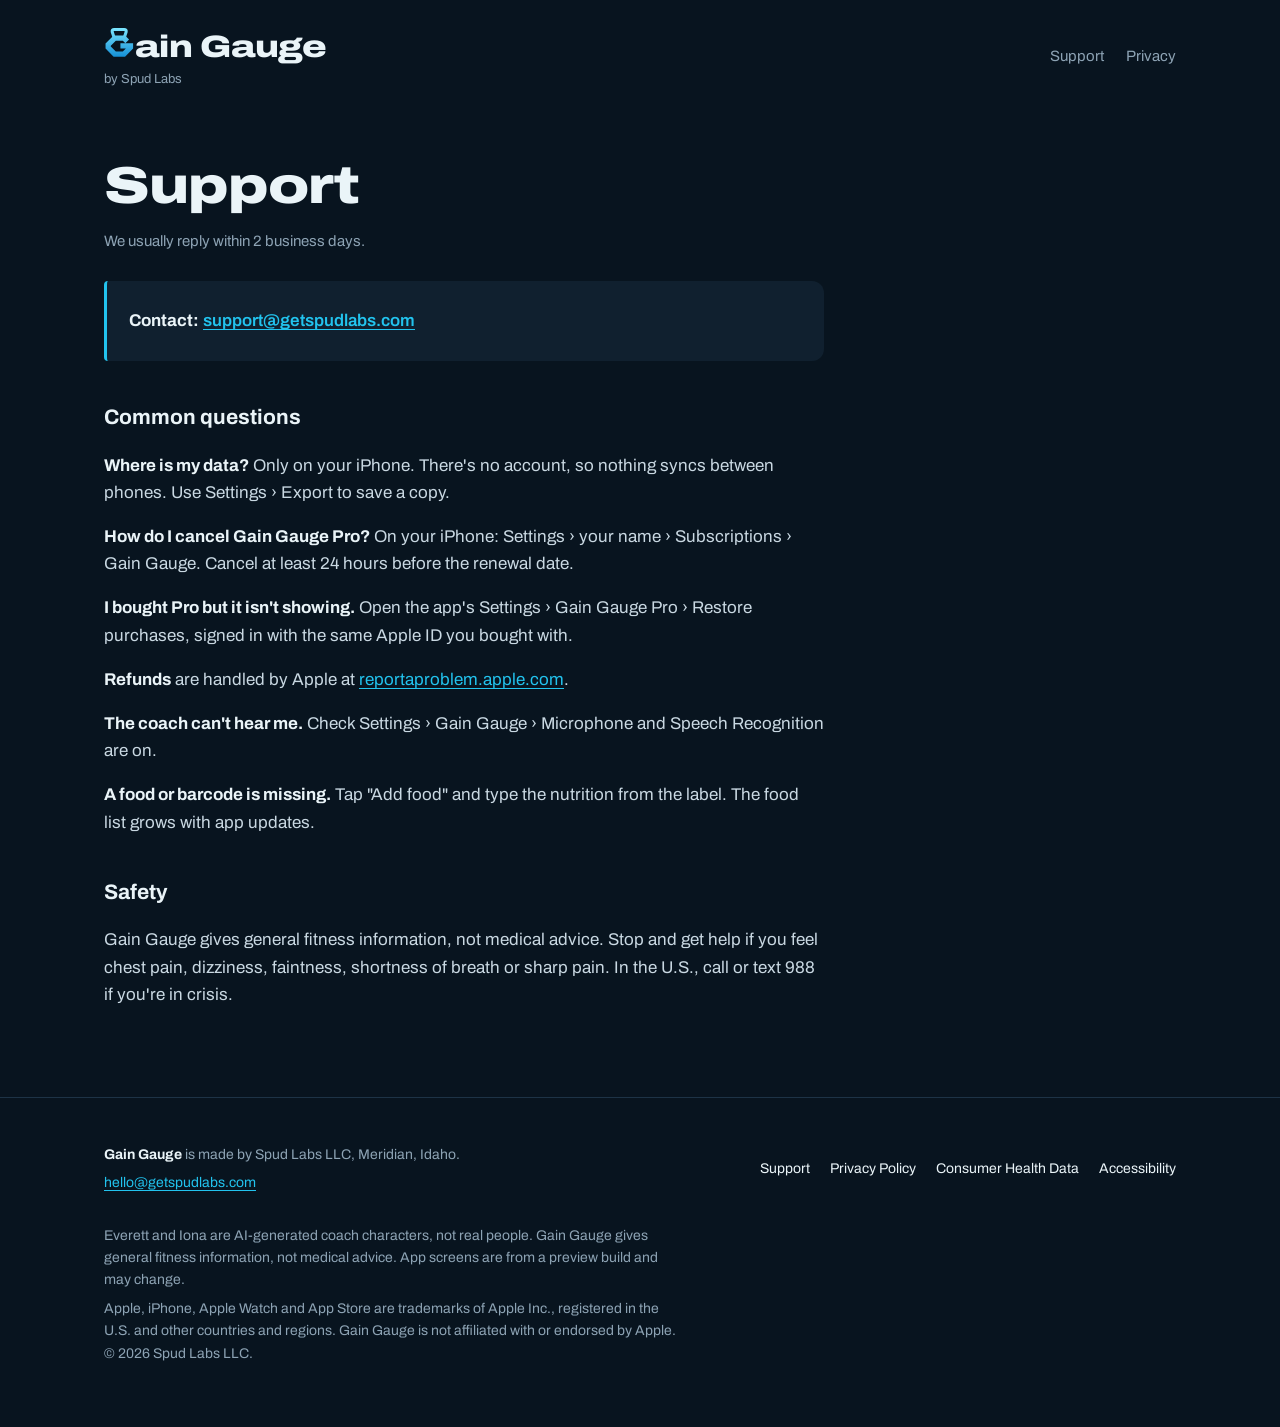
<file: support.html>
<!doctype html>
<html lang="en"><head><meta charset="utf-8"><meta name="viewport" content="width=device-width,initial-scale=1">
<title>Gain Gauge Support</title><meta name="theme-color" content="#08141F"><link rel="icon" href="favicon.svg" type="image/svg+xml"><link rel="stylesheet" href="style.css?v=20261121a"></head>
<body>
<div class="wrap"><div class="top">
  <a class="brand brand-wm" href="index.html" aria-label="Gain Gauge home"><span class="wordmark-sm"><span class="wm-g" aria-hidden="true"><svg viewBox="0 7.5 101.2 92.5"><defs><linearGradient id="ggh" gradientUnits="userSpaceOnUse" x1="0" y1="7.5" x2="0" y2="100"><stop offset="0" stop-color="#7BE6FF"/><stop offset="1" stop-color="#1590D6"/></linearGradient></defs><path d="M33 39.4 L26.5 20 Q25.5 12.5 33 12.5 H65 Q72.5 12.5 71.5 20 L65 39.4" fill="none" stroke="url(#ggh)" stroke-width="10" stroke-linejoin="round"/><path d="M74.9 50.4 L64.4 39.9 L34.5 39.9 L13.5 60.9 L13.5 70.5 L34.5 91.5 L64.4 91.5 L85.4 70.5 L85.4 65 L53 65" fill="none" stroke="url(#ggh)" stroke-width="17" stroke-miterlimit="6"/></svg></span><span aria-hidden="true">ain Gauge</span></span><small>by Spud Labs</small></a>
  <nav aria-label="Site"><a href="support.html">Support</a><a href="privacy.html">Privacy</a></nav>
</div></div>
<main class="wrap"><div class="doc">
<h1>Support</h1>
<p class="muted">We usually reply within 2 business days.</p>

<div class="card"><strong>Contact:</strong> <a id="email" href="mailto:support@getspudlabs.com">support@getspudlabs.com</a></div>

<h2>Common questions</h2>
<p><strong>Where is my data?</strong> Only on your iPhone. There's no account, so nothing syncs between phones.
Use Settings › Export to save a copy.</p>
<p><strong>How do I cancel Gain Gauge Pro?</strong> On your iPhone: Settings › your name › Subscriptions › Gain Gauge.
Cancel at least 24 hours before the renewal date.</p>
<p><strong>I bought Pro but it isn't showing.</strong> Open the app's Settings › Gain Gauge Pro › Restore purchases,
signed in with the same Apple ID you bought with.</p>
<p><strong>Refunds</strong> are handled by Apple at <a href="https://reportaproblem.apple.com">reportaproblem.apple.com</a>.</p>
<p><strong>The coach can't hear me.</strong> Check Settings › Gain Gauge › Microphone and Speech Recognition are on.</p>
<p><strong>A food or barcode is missing.</strong> Tap "Add food" and type the nutrition from the label. The food list
grows with app updates.</p>

<h2>Safety</h2>
<p>Gain Gauge gives general fitness information, not medical advice. Stop and get help if you feel chest pain,
dizziness, faintness, shortness of breath or sharp pain. In the U.S., call or text 988 if you're in crisis.</p>

</div></main>
<footer><div class="wrap">
  <div class="row">
    <div>
      <p><strong style="color:var(--frost)">Gain Gauge</strong> is made by Spud Labs LLC, Meridian, Idaho.</p>
      <p><a href="mailto:hello@getspudlabs.com">hello@getspudlabs.com</a></p>
    </div>
    <nav aria-label="Footer"><a href="support.html">Support</a><a href="privacy.html">Privacy Policy</a><a href="privacy.html#health-data">Consumer Health Data</a><a href="accessibility.html">Accessibility</a></nav>
  </div>
  <p style="margin-top:24px">Everett and Iona are AI-generated coach characters, not real people. Gain Gauge gives general fitness information, not medical advice. App screens are from a preview build and may change.</p>
  <p>Apple, iPhone, Apple Watch and App Store are trademarks of Apple Inc., registered in the U.S. and other countries and regions. Gain Gauge is not affiliated with or endorsed by Apple. &copy; 2026 Spud Labs LLC.</p>
</div></footer>
</body></html>
</file>
<file: style.css>
/* Gain Gauge / Spud Labs site. One family (Archivo, OFL, self-hosted): wide + heavy for display, normal width for reading. */
@font-face{font-family:"Archivo";src:url("fonts/archivo.woff2") format("woff2");font-weight:100 900;font-stretch:62% 125%;font-display:swap}

:root{
  --ink:#08141F;      /* page */
  --steel:#10202F;    /* raised surfaces */
  --rule:#1D3346;     /* hairlines, gauge track */
  --frost:#EAF4F8;    /* text */
  --slate:#8DA3B4;    /* secondary text */
  --ice:#22C3EE;      /* brand */
  --measure:64ch;
}
*{box-sizing:border-box}
html{-webkit-text-size-adjust:100%}
body{margin:0;background:var(--ink);color:var(--frost);font-family:"Archivo",-apple-system,BlinkMacSystemFont,"Segoe UI",sans-serif;
  font-size:17px;line-height:1.6;font-stretch:100%;font-weight:400}
a{color:var(--ice);text-underline-offset:3px}
a:focus-visible,button:focus-visible{outline:2px solid var(--ice);outline-offset:3px;border-radius:4px}
img{max-width:100%;display:block}

.wrap{max-width:1120px;margin:0 auto;padding:0 24px}
@media (max-width:600px){.wrap{padding:0 16px}}

/* Top bar */
.top{display:flex;align-items:center;justify-content:space-between;padding:22px 0}
.brand{color:var(--frost);text-decoration:none;font-stretch:125%;font-weight:800;font-size:21px;letter-spacing:-.01em}
.brand small{display:block;font-stretch:100%;font-weight:400;font-size:12px;color:var(--slate);letter-spacing:0}
.top nav{display:flex;gap:22px;font-size:15px}
.top nav a{color:var(--slate);text-decoration:none}
.top nav a:hover{color:var(--frost)}

/* Display type: wide and heavy, like stamped plates */
.display{font-stretch:125%;font-weight:850;line-height:.98;letter-spacing:-.025em;margin:0}

/* Hero */
.hero{display:grid;grid-template-columns:1.05fr .95fr;gap:48px;align-items:center;padding:56px 0 88px}
.hero h1{font-size:clamp(44px,6.4vw,84px)}
.hero p.lede{font-size:20px;line-height:1.5;color:var(--slate);max-width:34ch;margin:26px 0 30px}
.status{display:inline-flex;align-items:center;gap:10px;padding:10px 16px;border:1px solid var(--rule);border-radius:999px;font-size:15px;color:var(--frost)}
.status::before{content:"";width:8px;height:8px;border-radius:50%;background:var(--ice);box-shadow:0 0 0 4px rgba(34,195,238,.18)}
@media (max-width:860px){.hero{grid-template-columns:1fr;gap:28px;padding:28px 0 64px}}

/* The gauge */
.gauge{width:100%;max-width:520px;justify-self:center}
.gauge svg{width:100%;height:auto;overflow:visible}
.gauge .track{stroke:var(--rule)}
.gauge .fill{stroke:var(--ice)}
.gauge .tick{stroke:var(--slate)}
.gauge .num{fill:var(--slate);font-size:22px;font-stretch:110%;font-weight:600}
.gauge .num.on{fill:var(--frost)}
.gauge .needle{transform-origin:260px 260px;transform:rotate(var(--to));animation:sweep 1.6s cubic-bezier(.2,.9,.2,1.15) .3s both}
.gauge .caption{text-align:center;margin-top:-6px}
.gauge .caption b{display:block;font-stretch:125%;font-weight:800;font-size:28px;letter-spacing:-.01em}
.gauge .caption span{color:var(--slate);font-size:15px}
@keyframes sweep{from{transform:rotate(-90deg)}to{transform:rotate(var(--to))}}
@media (prefers-reduced-motion:reduce){.gauge .needle{animation:none}}

/* Sections */
section{padding:84px 0;border-top:1px solid var(--rule)}
.section-head{max-width:var(--measure);margin-bottom:44px}
.section-head h2{font-size:clamp(32px,4.2vw,52px)}
.section-head p{color:var(--slate);font-size:18px;margin:16px 0 0}
@media (max-width:600px){section{padding:60px 0}}

/* How it works: a real sequence, so numbered */
.steps{list-style:none;margin:0;padding:0;display:grid;grid-template-columns:repeat(3,1fr);gap:0;counter-reset:s}
.steps li{counter-increment:s;padding:0 32px 0 0}
.steps li+li{padding-left:32px;border-left:1px solid var(--rule)}
.steps li::before{content:counter(s);display:block;font-stretch:125%;font-weight:850;font-size:64px;line-height:1;color:var(--ice);margin-bottom:18px}
.steps h3{font-size:21px;line-height:1.25;margin:0 0 8px;font-weight:700}
.steps p{margin:0;color:var(--slate)}
@media (max-width:820px){.steps{grid-template-columns:1fr;gap:34px}.steps li,.steps li+li{padding:0;border:0}}

/* Screens */
.screens{display:grid;grid-template-columns:repeat(3,minmax(0,1fr));gap:28px;align-items:start}
.screens figure{margin:0}
.phone{border-radius:34px;padding:9px;background:linear-gradient(160deg,#2A4257,#0E1C29 60%);box-shadow:0 30px 60px -30px rgba(0,0,0,.8)}
.phone img{border-radius:26px;width:100%;height:auto}
.screens figure:nth-child(2){margin-top:48px}
.screens figcaption{margin-top:16px;font-size:15px;color:var(--slate);max-width:30ch}
.screens figcaption b{color:var(--frost);font-weight:600}
@media (max-width:760px){.screens{grid-template-columns:repeat(3,72%);overflow-x:auto;scroll-snap-type:x mandatory;padding-bottom:8px;margin-right:-16px}.screens figure{scroll-snap-align:start}.screens figure:nth-child(2){margin-top:0}}
.note{color:var(--slate);font-size:14px;margin-top:28px}

/* Features: a ruled two-column list, not cards */
.features{display:grid;grid-template-columns:1fr 1fr;column-gap:56px;margin:0}
.features div{padding:26px 0;border-top:1px solid var(--rule)}
.features dt{font-weight:700;font-size:20px;margin-bottom:6px}
.features dd{margin:0;color:var(--slate);max-width:46ch}
.pro{font-size:12px;font-weight:700;color:var(--ink);background:var(--ice);border-radius:5px;padding:1px 6px;margin-left:8px;vertical-align:3px}
@media (max-width:760px){.features{grid-template-columns:1fr}}

/* Privacy statement */
.privacy-block{display:grid;grid-template-columns:1.1fr .9fr;gap:48px;align-items:end}
.privacy-block h2{font-size:clamp(36px,5vw,64px)}
.privacy-block p{color:var(--slate);font-size:18px;margin:0}
@media (max-width:820px){.privacy-block{grid-template-columns:1fr;gap:20px}}

/* Footer */
footer{border-top:1px solid var(--rule);padding:40px 0 56px;color:var(--slate);font-size:14px}
footer .row{display:flex;justify-content:space-between;gap:24px;flex-wrap:wrap}
footer nav{display:flex;gap:20px;flex-wrap:wrap}
footer nav a{color:var(--frost);text-decoration:none}
footer nav a:hover{text-decoration:underline}
footer p{margin:6px 0;max-width:72ch}

/* Text pages (privacy, support) */
.doc{max-width:720px;padding:40px 0 72px}
.doc h1{font-stretch:125%;font-weight:850;letter-spacing:-.02em;font-size:clamp(36px,5vw,52px);line-height:1.05;margin:8px 0 10px}
.doc h2{font-size:21px;font-weight:700;margin:40px 0 8px}
.doc p,.doc li{color:#C9D8E2}
.doc ul{padding-left:20px}
.doc li{margin:6px 0}
.doc .muted{color:var(--slate);font-size:15px}
.doc .card{background:var(--steel);border-left:3px solid var(--ice);border-radius:4px 12px 12px 4px;padding:18px 22px;margin:28px 0;color:var(--frost)}
.doc strong{color:var(--frost)}

/* Mark (placeholder until the final logo) */
.brand{display:flex;align-items:center;gap:12px}
.brand .mark{width:38px;height:38px;flex:none;background:var(--steel);border-radius:10px;padding:3px}

/* FAQ */
.faq-grid{display:grid;grid-template-columns:.8fr 1.2fr;gap:56px;align-items:start}
.faq-grid .section-head{margin-bottom:0;position:sticky;top:24px}
.faq details{border-top:1px solid var(--rule)}
.faq details:last-child{border-bottom:1px solid var(--rule)}
.faq summary{list-style:none;cursor:pointer;padding:22px 44px 22px 0;font-weight:700;font-size:19px;position:relative}
.faq summary::-webkit-details-marker{display:none}
.faq summary::after{content:"";position:absolute;right:6px;top:50%;width:12px;height:12px;border-right:2px solid var(--ice);border-bottom:2px solid var(--ice);transform:translateY(-70%) rotate(45deg);transition:transform .2s}
.faq details[open] summary::after{transform:translateY(-30%) rotate(-135deg)}
.faq details p{margin:0 0 24px;color:var(--slate);max-width:60ch}
.faq summary:focus-visible{outline:2px solid var(--ice);outline-offset:4px}
@media (prefers-reduced-motion:reduce){.faq summary::after{transition:none}}
@media (max-width:820px){.faq-grid{grid-template-columns:1fr;gap:24px}.faq-grid .section-head{position:static}}

/* ---- v3: coaches-first ---- */
.cta-row{display:flex;align-items:center;gap:22px;flex-wrap:wrap}
.textlink{color:var(--frost);font-size:15px;text-decoration:none;border-bottom:1px solid var(--rule);padding-bottom:2px}
.textlink:hover{border-color:var(--ice)}

/* Hero portraits: two offset cards, the one bold moment */
.duo{position:relative;height:560px;justify-self:end;width:100%;max-width:520px}
.portrait{position:absolute;margin:0;width:62%;border-radius:22px;overflow:hidden;background:var(--steel);box-shadow:0 40px 80px -40px rgba(0,0,0,.9)}
.portrait img{width:100%;height:auto;aspect-ratio:4/5;object-fit:cover}
.portrait figcaption{position:absolute;left:0;right:0;bottom:0;padding:44px 18px 16px;background:linear-gradient(transparent,rgba(8,20,31,.92));font-size:14px;color:var(--slate)}
.portrait figcaption b{display:block;color:var(--frost);font-stretch:125%;font-weight:800;font-size:22px}
.p1{left:0;top:0;z-index:1}
.p2{right:0;top:120px;z-index:2;outline:6px solid var(--ink)}
.hero-coaches{padding-bottom:72px}
@media (max-width:860px){.duo{height:auto;display:grid;grid-template-columns:1fr 1fr;gap:12px;max-width:none}.portrait{position:relative;width:auto;top:auto;left:auto;right:auto;outline:0}.p2{margin-top:36px}}

/* How it works: gauge beside the steps */
.how-grid{display:grid;grid-template-columns:1fr 1fr;gap:64px;align-items:center}
.how-grid .section-head{margin-bottom:28px}
.steps-stack{grid-template-columns:1fr;gap:28px}
.steps-stack li,.steps-stack li+li{padding:0 0 0 76px;border:0;position:relative}
.steps-stack li::before{position:absolute;left:0;top:-4px;font-size:52px;margin:0}
@media (max-width:860px){.how-grid{grid-template-columns:1fr;gap:36px}}

/* Train / Fuel / Recover */
.trio{display:grid;grid-template-columns:repeat(3,minmax(0,1fr));gap:32px}
.trio article h3{font-stretch:125%;font-weight:850;font-size:30px;letter-spacing:-.02em;margin:26px 0 8px}
.trio article p{color:var(--slate);margin:0;max-width:34ch}
.trio .phone{max-width:300px}
@media (max-width:860px){.trio{grid-template-columns:1fr;gap:56px}.trio .phone{max-width:280px}}

/* Coach cards */
.coach-cards{display:grid;grid-template-columns:1fr 1fr;gap:28px}
.coach{display:grid;grid-template-columns:200px 1fr;gap:24px;align-items:center;background:var(--steel);border-radius:22px;padding:16px;overflow:hidden}
.coach img{border-radius:14px;aspect-ratio:4/5;object-fit:cover;width:100%}
.coach h3{font-stretch:125%;font-weight:850;font-size:34px;letter-spacing:-.02em;margin:0}
.coach .tag{color:var(--ice);margin:4px 0 14px;font-weight:600}
.coach blockquote{margin:0;color:var(--frost);font-size:18px;line-height:1.45;max-width:30ch}
@media (max-width:900px){.coach-cards{grid-template-columns:1fr}.coach{grid-template-columns:140px 1fr}}
.styles{display:grid;grid-template-columns:repeat(4,1fr);gap:0;margin:40px 0 0}
.styles div{padding:20px 20px 0 0}
.styles div+div{padding-left:20px;border-left:1px solid var(--rule)}
.styles dt{font-weight:700;font-size:18px}
.styles dd{margin:4px 0 0;color:var(--slate);font-size:15px}
@media (max-width:820px){.styles{grid-template-columns:1fr 1fr;row-gap:22px}.styles div:nth-child(3){padding-left:0;border-left:0}}

/* Closing band */
.closing{text-align:center;padding:110px 0;background:radial-gradient(60% 120% at 50% 100%,rgba(34,195,238,.16),transparent 70%)}
.closing h2{font-size:clamp(36px,5.4vw,72px)}
.closing p{color:var(--slate);font-size:18px;margin:20px auto 0;max-width:46ch}
.coach img,.portrait img{height:auto}
.coach{align-items:center}
@media (max-width:760px){.top nav a[href="#how"],.top nav a[href="#coaches"],.top nav a[href="privacy.html"]{display:none}.top nav{gap:16px}}

/* Gain Gauge logo: icon in the header, kettlebell-G wordmark for big moments */
.brand .mark{background:none;padding:0;border-radius:0;width:40px;height:40px}
.wordmark{font-stretch:125%;font-weight:850;letter-spacing:-.02em;line-height:1;margin:0 0 34px;font-size:clamp(56px,9vw,120px);color:var(--frost);white-space:nowrap}
.wm-g{display:inline-block;width:1.012em;height:.925em;margin:0 -.02em 0 0;vertical-align:baseline}
.wm-g svg{width:100%;height:100%;overflow:visible;display:block}
.closing .closing-line{font-size:clamp(26px,3.4vw,40px)}
.closing .wordmark{font-size:clamp(36px,10.5vw,120px);color:var(--frost);margin:0 auto 30px;max-width:none}
/* Header wordmark: the kettlebell-G "Gain Gauge", ~230px wide on computers, ~180px on phones */
.brand-wm{display:block;text-decoration:none}
.wordmark-sm{display:block;font-stretch:125%;font-weight:850;letter-spacing:-.02em;line-height:1;font-size:31px;color:var(--frost);white-space:nowrap;padding-top:6px}
.brand-wm small{display:block;margin-top:6px;font-size:12px;color:var(--slate);font-stretch:100%;font-weight:400;letter-spacing:0}
@media (max-width:600px){.wordmark-sm{font-size:24px}}
/* Hex kettlebell-G: drawn on the Archivo G's own grid (same width, sits on the baseline, flat top on the cap line; only the handle rises above) */

/* How it works: the reps-left picker (replaces the old dial) */
.picker{width:100%;max-width:520px;justify-self:center;background:linear-gradient(180deg,#0F2232,#0B1A27);border:1px solid var(--rule);border-radius:28px;padding:40px 36px 34px;text-align:center}
.picker-q{margin:0 0 22px;color:var(--slate);font-size:17px}
.chips{display:grid;grid-template-columns:repeat(6,1fr);gap:10px}
.chips span{display:flex;align-items:center;justify-content:center;aspect-ratio:1;border-radius:16px;border:1px solid var(--rule);background:#0A1824;font-stretch:115%;font-weight:700;font-size:22px;color:var(--slate)}
.chips span.on{background:var(--ice);border-color:var(--ice);color:var(--ink);box-shadow:0 0 0 6px rgba(34,195,238,.16)}
.picker .caption{margin-top:26px}
.picker .caption b{display:block;font-stretch:125%;font-weight:800;font-size:28px;letter-spacing:-.01em}
.picker .caption span{color:var(--slate);font-size:15px}
@media (max-width:480px){.picker{padding:30px 18px 26px}.chips{gap:7px}.chips span{font-size:18px;border-radius:12px}.picker .caption b{font-size:24px}}
.hero .first{margin:14px 0 0;color:var(--slate);font-size:15px}
.hero .hero-h1{font-size:clamp(34px,3.75vw,56px);line-height:1.04}.hero-h1 span{display:block;white-space:nowrap}
@media (min-width:861px){.hero.hero-coaches{grid-template-columns:1.22fr .78fr}}
/* Phones: headline wraps instead of running off screen; every link is a comfortable tap (44px tall) */
.hero-h1 span{white-space:normal}
@media (min-width:861px){.hero-h1 span{white-space:nowrap}}
@media (max-width:860px){.hero .hero-h1{font-size:clamp(34px,9.6vw,56px)}}
.top nav a,footer nav a{display:inline-flex;align-items:center;min-height:44px}
.top nav{align-items:center}
.textlink{display:inline-flex;align-items:center;min-height:44px;padding-bottom:0;border-bottom:0;text-decoration:underline;text-decoration-color:var(--rule);text-underline-offset:6px}
.brand-wm small{font-size:13px}
#email{display:inline-flex;align-items:center;min-height:44px;font-size:17px;font-weight:600}
@media (max-width:520px){.coach{grid-template-columns:104px 1fr;gap:16px;align-items:start;padding:14px}.coach h3{font-size:26px}.coach .tag{margin:2px 0 10px;font-size:15px}.coach blockquote{font-size:16px}}
@media (max-width:860px){.hero .first{margin-top:4px}.hero .cta-row{gap:6px 18px}}
.portrait img{display:block}.duo .portrait{align-self:start}

/* Every kind of workout */
.kinds{list-style:none;margin:0;padding:0;display:grid;grid-template-columns:repeat(4,minmax(0,1fr));gap:14px}
.kinds li{background:var(--steel);border:1px solid var(--rule);border-radius:18px;padding:22px 20px 20px}
.kinds li::before{content:"";display:block;width:28px;height:3px;border-radius:2px;background:var(--ice);margin-bottom:14px}
.kinds b{display:block;font-stretch:115%;font-weight:800;font-size:21px;letter-spacing:-.01em}
.kinds span{display:block;color:var(--slate);font-size:15px;line-height:1.45;margin-top:6px}
.setups{display:grid;grid-template-columns:repeat(3,minmax(0,1fr));gap:28px;margin-top:40px;padding-top:30px;border-top:1px solid var(--rule)}
.setups p{margin:0;color:var(--slate);font-size:16px;line-height:1.5}
.setups b{display:block;color:var(--frost);font-weight:700;font-size:17px;margin-bottom:4px}
@media (max-width:900px){.kinds{grid-template-columns:repeat(2,minmax(0,1fr))}.setups{grid-template-columns:1fr;gap:18px}}
@media (max-width:420px){.kinds{gap:10px}.kinds li{padding:16px 14px}.kinds b{font-size:18px}.kinds span{font-size:14px}}
</file>
